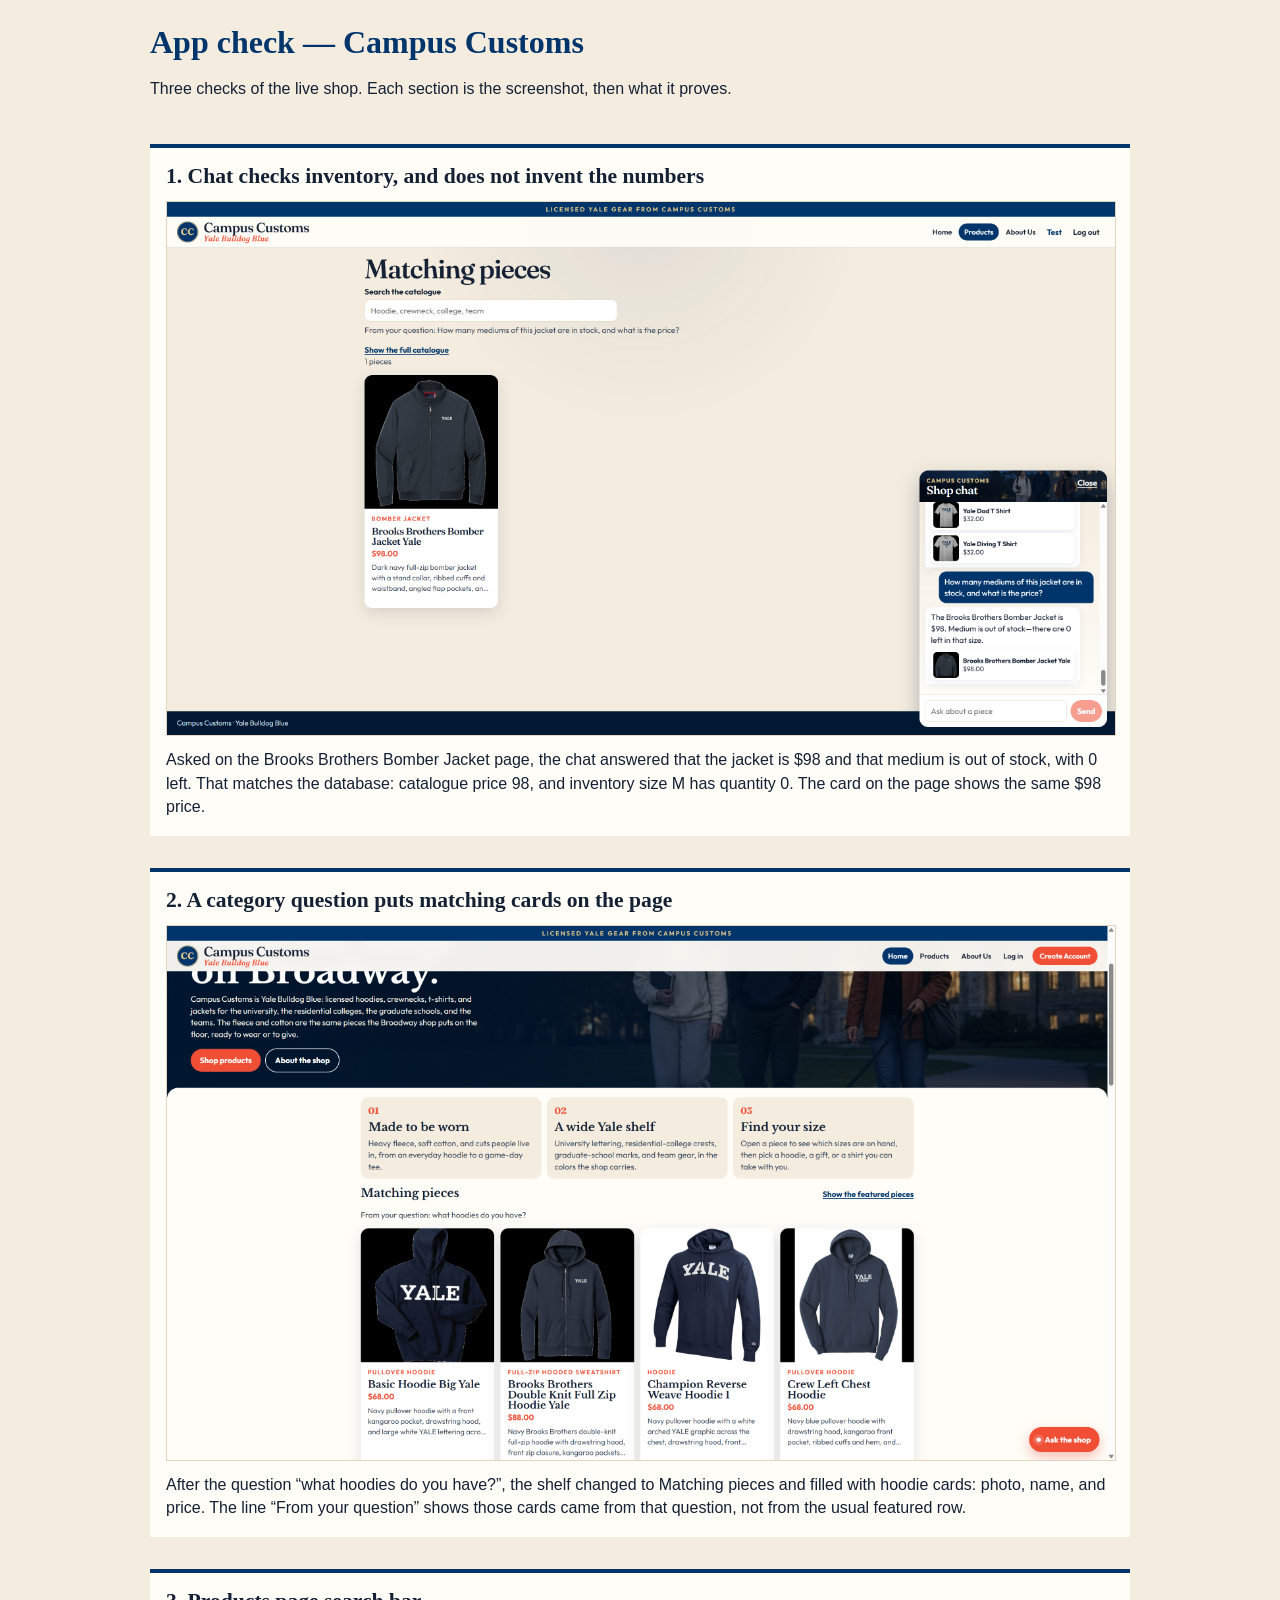
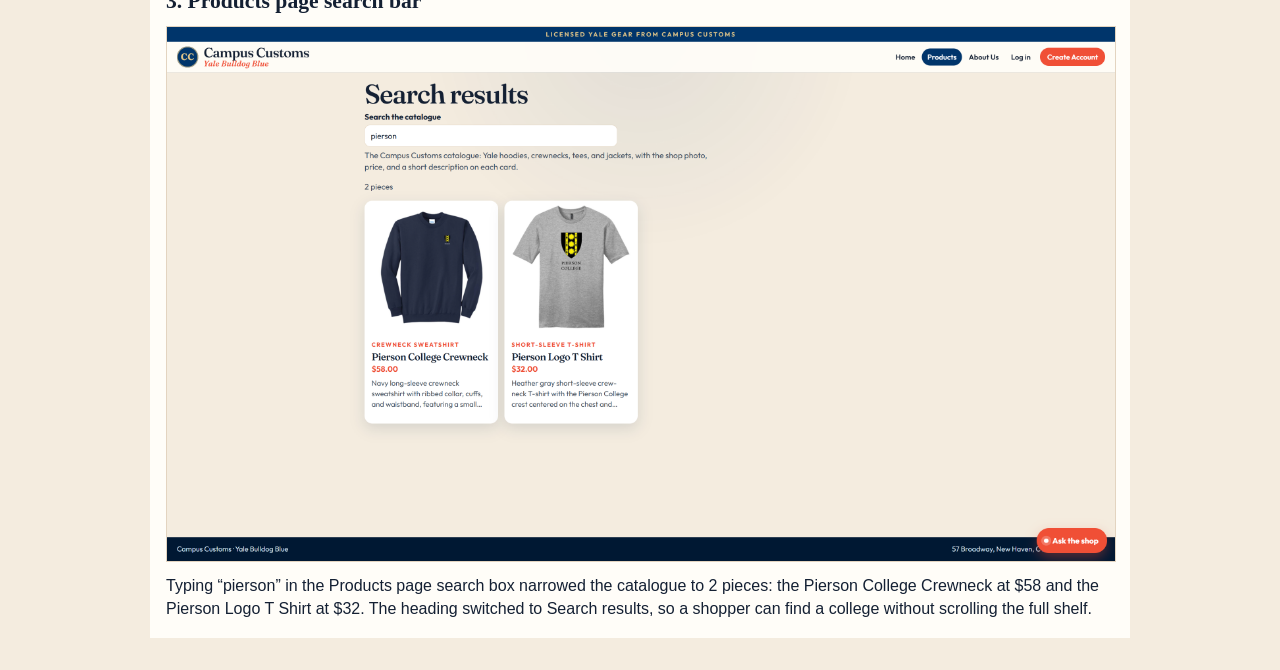
<file: output/app_check.html>
<!doctype html>
<html lang="en">
  <head>
    <meta charset="utf-8" />
    <meta name="viewport" content="width=device-width, initial-scale=1" />
    <title>App check — Campus Customs</title>
    <style>
      :root {
        color: #142033;
        font-family: Georgia, "Times New Roman", serif;
      }
      body {
        margin: 0;
        background: #f4ecdf;
      }
      header,
      main {
        width: min(980px, calc(100% - 2rem));
        margin: 0 auto;
      }
      header {
        padding: 1.5rem 0 0.5rem;
      }
      h1 {
        margin: 0 0 0.35rem;
        font-size: 2rem;
        color: #00356b;
      }
      header p,
      .check p {
        font-family: "Segoe UI", Arial, sans-serif;
        line-height: 1.45;
      }
      .check {
        margin: 1.25rem 0 2rem;
        padding: 1rem 1rem 1.15rem;
        background: #fffdf8;
        border-top: 4px solid #00356b;
      }
      h2 {
        margin: 0 0 0.75rem;
        font-size: 1.35rem;
      }
      img {
        display: block;
        width: 100%;
        height: auto;
        border: 1px solid #e3d4c0;
      }
      .check p {
        margin: 0.75rem 0 0;
      }
    </style>
  </head>
  <body>
    <header>
      <h1>App check — Campus Customs</h1>
      <p>Three checks of the live shop. Each section is the screenshot, then what it proves.</p>
    </header>
    <main>
      <section class="check">
        <h2>1. Chat checks inventory, and does not invent the numbers</h2>
        <img src="app_check_images/inventory.png" alt="Chat saying the bomber jacket is $98 and medium is out of stock, next to the $98 product card" />
        <p>
          Asked on the Brooks Brothers Bomber Jacket page, the chat answered that the jacket is $98 and that medium is out of stock, with 0 left.
          That matches the database: catalogue price 98, and inventory size M has quantity 0. The card on the page shows the same $98 price.
        </p>
      </section>
      <section class="check">
        <h2>2. A category question puts matching cards on the page</h2>
        <img src="app_check_images/hoodies.png" alt="Home shelf titled Matching pieces after the question what hoodies do you have, showing hoodie product cards" />
        <p>
          After the question “what hoodies do you have?”, the shelf changed to Matching pieces and filled with hoodie cards: photo, name, and price.
          The line “From your question” shows those cards came from that question, not from the usual featured row.
        </p>
      </section>
      <section class="check">
        <h2>3. Products page search bar</h2>
        <img src="app_check_images/search.png" alt="Products page search box containing pierson, with two Pierson College results" />
        <p>
          Typing “pierson” in the Products page search box narrowed the catalogue to 2 pieces: the Pierson College Crewneck at $58 and the Pierson Logo T Shirt at $32.
          The heading switched to Search results, so a shopper can find a college without scrolling the full shelf.
        </p>
      </section>
    </main>
  </body>
</html>
</file>
